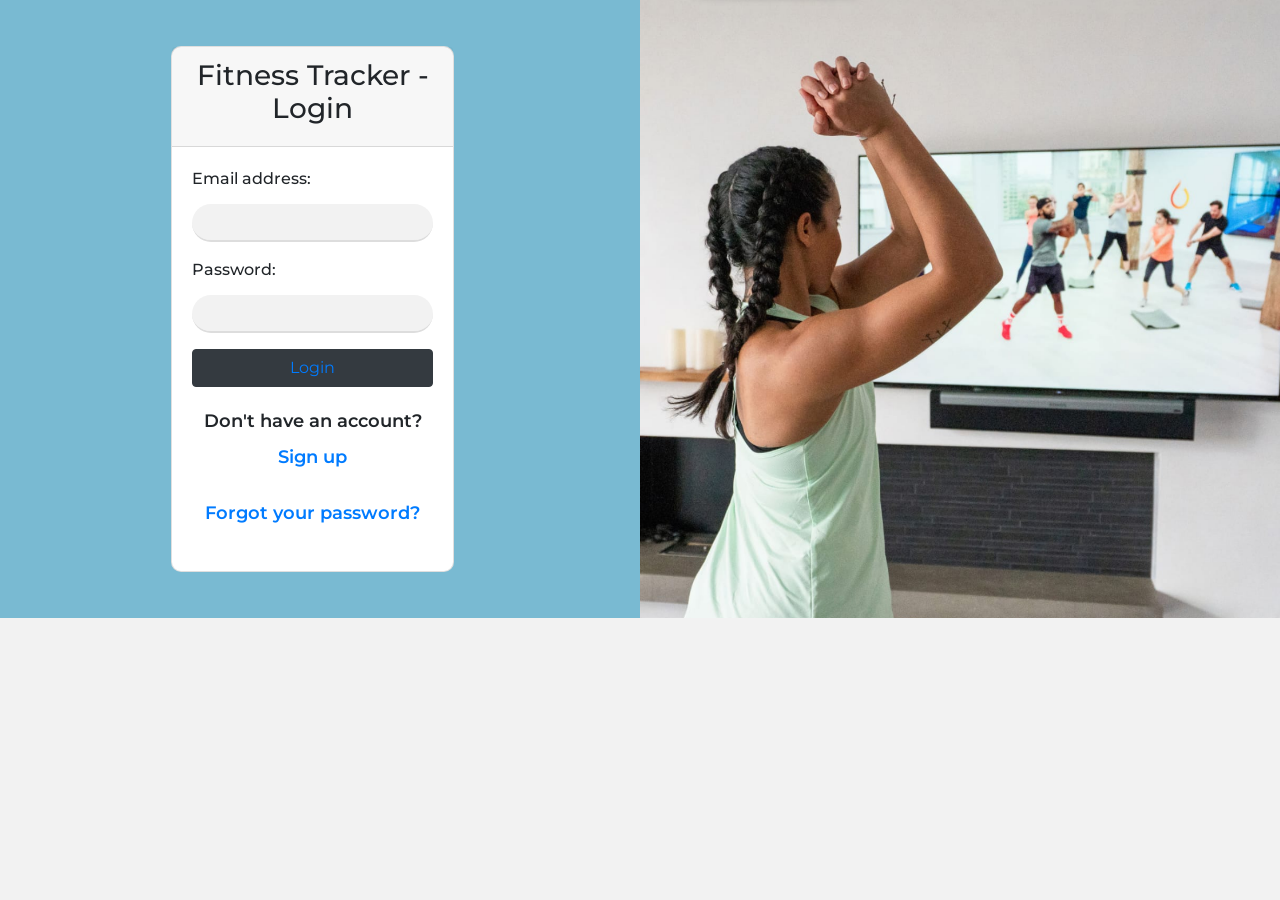
<file: login-page.html>
<!DOCTYPE html>
<html>
<head>
    <meta charset="UTF-8">
    <meta name="viewport" content="width=device-width, initial-scale=1.0">
    <title>Fitness Tracker Login</title>

    <!-- CSS Styles -->

    <link rel="stylesheet" href="https://stackpath.bootstrapcdn.com/bootstrap/4.5.2/css/bootstrap.min.css" integrity="sha384-JcKb8q3iqJ61gNV9KGb8thSsNjpSL0n8PARn9HuZOnIxN0hoP+VmmDGMN5t9UJ0Z" crossorigin="anonymous">
    <link rel="stylesheet" href="css/styles.css">

    <!-- Google Fonts -->
    
    <link rel="preconnect" href="https://fonts.googleapis.com">
    <link rel="preconnect" href="https://fonts.gstatic.com" crossorigin>
    <link href="https://fonts.googleapis.com/css2?family=Montserrat:ital,wght@0,100;0,200;0,300;0,400;0,500;0,600;0,700;0,800;0,900;1,100;1,200;1,300;1,400;1,500;1,600;1,700;1,800;1,900&family=Ubuntu:ital,wght@0,300;0,400;0,500;0,700;1,300;1,400;1,500;1,700&display=swap" rel="stylesheet">
    
</head>
<body>
    <div class="row">
        <div class="col-lg-6 col-md-6 col-sm-6 form-bg-color">
            <div class="container h-100">
                <div class="row h-100 justify-content-center align-items-center">
                  <div class="col-md-6">
                    <div class="card">
                      <div class="card-header text-center">
                        <h3>Fitness Tracker - Login</h3>
                      </div>
                      <div class="card-body">
                        <form>
                          <div class="form-group">
                            <label for="email"><h6>Email address:</h6></label>
                            <input type="email" class="form-control" id="email" required>
                          </div>
                          <div class="form-group">
                            <label for="password"><h6>Password:</h6></label>
                            <input type="password" class="form-control" id="password" required>
                          </div>
                          <button type="submit" class="btn btn-dark btn-block"> <a href="home.html">Login</a></button>
                        </form>
                        <p class="text-center mt-3">
                          Don't have an account? <a href="signup-page.html">Sign up</a>
                        </p>
                        <p class="text-center">
                          <a href="#">Forgot your password?</a>
                        </p>
                      </div>
                    </div>
                  </div>
                </div>
            </div>
        </div>
        <div class="col-lg-6 col-md-6 col-sm-6 form-img">
            <img src="images/little-girl.png" alt="little-girl" width="100%">
        </div>
    </div>
</file>
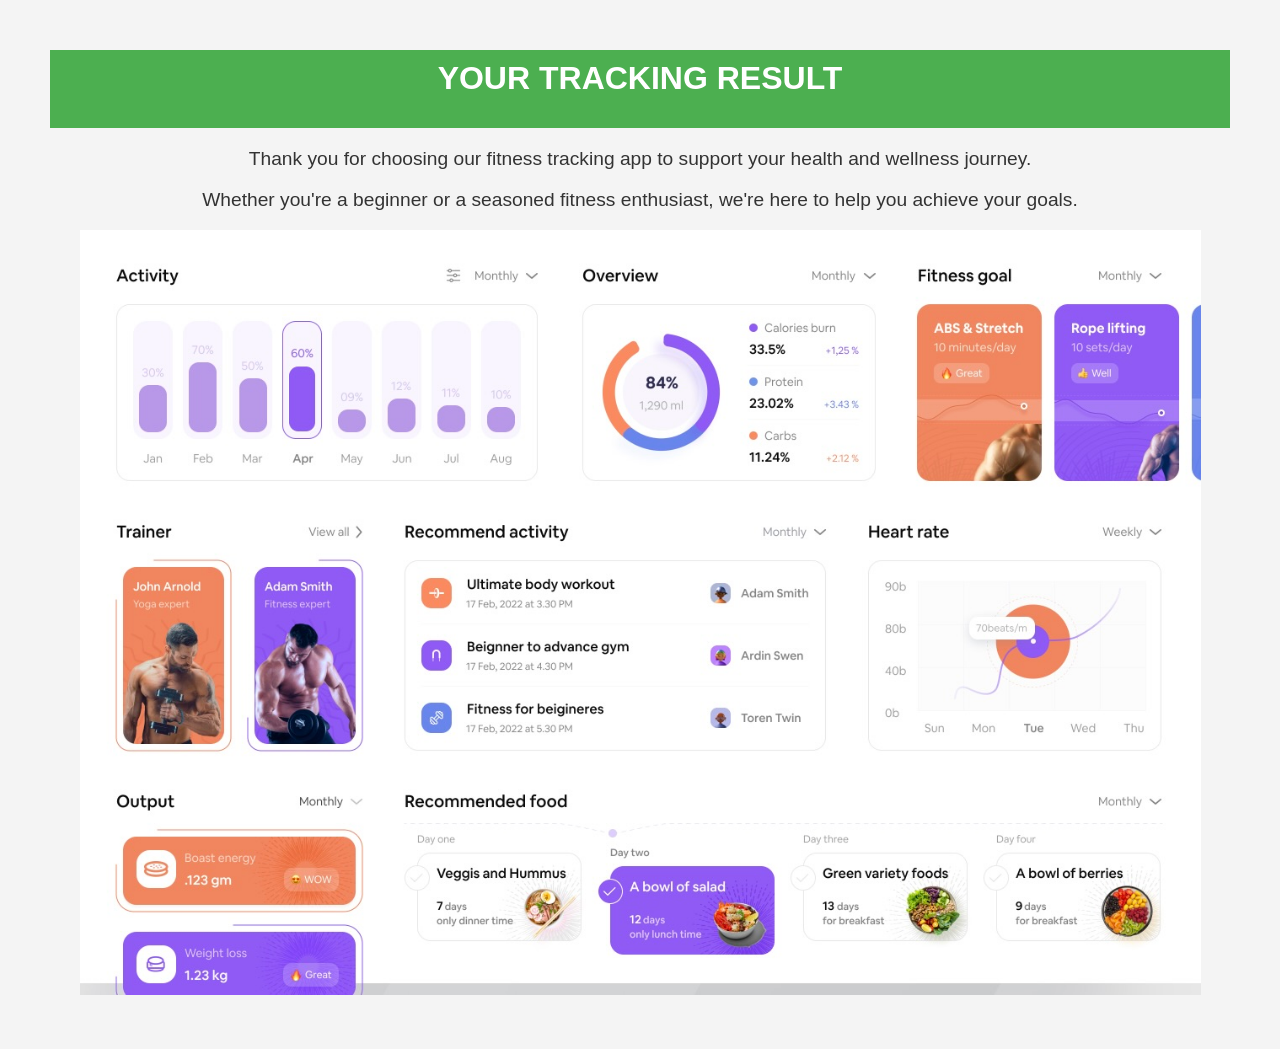
<file: out.html>
<!DOCTYPE html>
<html lang="en">
<head>
    <meta charset="UTF-8">
    <meta http-equiv="X-UA-Compatible" content="IE=edge">
    <meta name="viewport" content="width=device-width, initial-scale=1.0">
    <title>Welcome to Fitness Tracking App</title>
    <style>
        body {
            font-family: Arial, sans-serif;
            background-color: #f4f4f4;
            text-align: center;
            margin: 50px;
        }

        header {
            background-color: #4CAF50;
            color: white;
            padding: 10px;
        }

        h1 {
            margin-top: 0;
        }

        p {
            font-size: 1.2em;
            color: #333;
        }

        .app-logo {
            max-width: 95%;
            margin-top: 0%;
            
        }
    </style>
</head>
<body>
    <header>
        <h1>YOUR TRACKING RESULT</h1>
    </header>
    
    <main>
        <p>Thank you for choosing our fitness tracking app to support your health and wellness journey.</p>
        <p>Whether you're a beginner or a seasoned fitness enthusiast, we're here to help you achieve your goals.</p>
        <img src="images/gym11.jpeg" alt="App Logo" class="app-logo">
    </main>

    
</body>
</html>
</file>
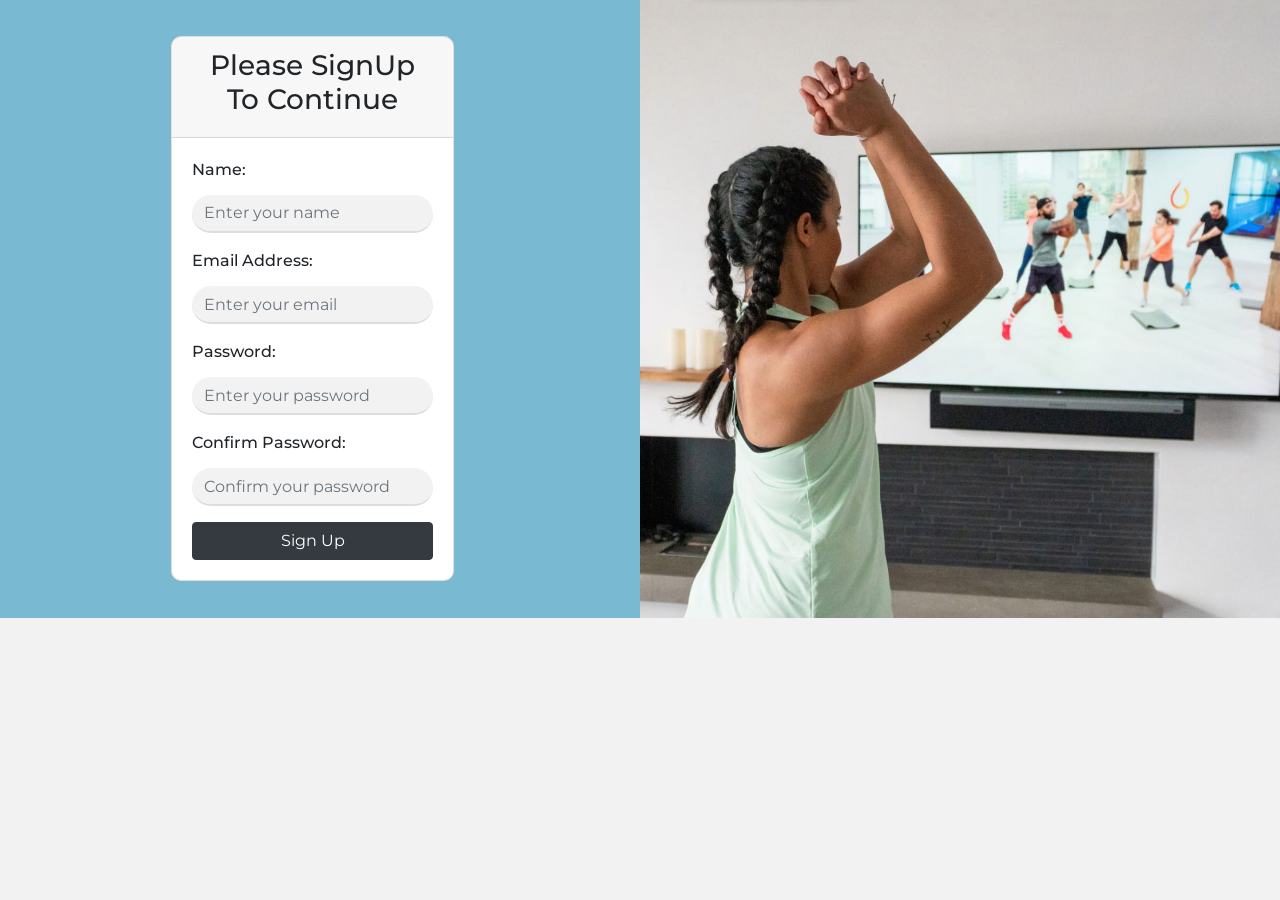
<file: signup-page.html>
<!DOCTYPE html>
<html>

<head>
    <meta charset="UTF-8">
    <meta name="viewport" content="width=device-width, initial-scale=1.0">
    <title>Sign Up</title>
    
    <!-- CSS Styles -->

    <link rel="stylesheet" href="https://stackpath.bootstrapcdn.com/bootstrap/4.5.2/css/bootstrap.min.css" integrity="sha384-JcKb8q3iqJ61gNV9KGb8thSsNjpSL0n8PARn9HuZOnIxN0hoP+VmmDGMN5t9UJ0Z" crossorigin="anonymous">
    <link rel="stylesheet" href="css/styles.css">

    <!-- Google Fonts -->
    
    <link rel="preconnect" href="https://fonts.googleapis.com">
    <link rel="preconnect" href="https://fonts.gstatic.com" crossorigin>
    <link href="https://fonts.googleapis.com/css2?family=Montserrat:ital,wght@0,100;0,200;0,300;0,400;0,500;0,600;0,700;0,800;0,900;1,100;1,200;1,300;1,400;1,500;1,600;1,700;1,800;1,900&family=Ubuntu:ital,wght@0,300;0,400;0,500;0,700;1,300;1,400;1,500;1,700&display=swap" rel="stylesheet">
    
</head>

<body>
    <div class="row">
        <div class="col-lg-6 col-md-6 col-sm-6 form-bg-color">
            <div class="container h-100 center-content">
                <div class="row h-100 justify-content-center align-items-center">
                    <div class="col-md-6">
                        <div class="card">
                            <div class="card-header text-center">
                                <h3>Please SignUp To Continue</h3>
                            </div>
                            <div class="card-body">
                                <form>
                                    <div class="form-group">
                                        <label for="name"><h6>Name:</h6></label>
                                        <input type="text" class="form-control" id="name" placeholder="Enter your name">
                                    </div>
                                    <div class="form-group">
                                        <label for="email"><h6>Email Address:</h6></label>
                                        <input type="email" class="form-control" id="email" placeholder="Enter your email">
                                    </div>
                                    <div class="form-group">
                                        <label for="password"><h6>Password:</h6></label>
                                        <input type="password" class="form-control" id="password"
                                            placeholder="Enter your password">
                                    </div>
                                    <div class="form-group">
                                        <label for="confirm_password"><h6>Confirm Password:</h6></label>
                                        <input type="password" class="form-control" id="confirm_password"
                                            placeholder="Confirm your password">
                                    </div>
                                    <button type="submit" class="btn btn-dark btn-block">Sign Up</button>
                                </form>
                            </div>
                        </div>
                    </div>
                </div>
            </div>
        </div>
        <div class="col-lg-6 col-md-6 col-sm-6 form-img">
            <img src="images/little-girl.png" alt="little-girl" width="100%">
        </div>
    </div>
</body>

</html>
</file>
<file: css/styles.css>
body {
  background-color: #f2f2f2;
  font-family: 'Montserrat' , sans-serif;
}

h1 {
  font-size: 36px;
  font-weight: 900;
  margin-bottom: 20px;
}

p {
  font-size: 18px;
  margin-bottom: 20px;
  line-height: 2;
  font-weight: 600;
}

#title {
  background-color: #79bad2;
}

.container-fluid {
  padding: 3% 15% 7%;
}

.button {
  margin: 0 10px;
}

.title-justification {
  margin: 100px 0;
}

.title-heading {
  color: #f2f2f2;
  line-height: 1.5;
  font-size: 2.5rem;
}

.title-para {
  color: #f2f2f2;
  line-height: 1.5;
  font-weight: 500;
}

.girl-image {
  width: 80%;
  margin: 20px 0 0;
  border-radius: 20px;
}

.fitness-images {
  margin: 40px 0;
}

/* Home section */

#home {
  text-align: center;
}

.home-heading {
  font-weight: 800;
  font-size: 3rem;
  line-height: 1.5; 
}

.home-para {
  padding: 3% 15% 7%;
}

.navbar-brand {
    font-family: 'Ubuntu', sans-serif;
    font-size: 2.5rem;
}
.lead {
  font-size: 24px;
  font-weight: 700;
}
.card {
  border-radius: 10px;
  
}

/* SignUp & Login Form */

.card-header {
  border-top-left-radius: 10px;
  border-top-right-radius: 10px;
}

.form-control {
  border-radius: 20px;
  box-shadow: none;
  border: none;
  border-bottom: 2px solid #ddd;
  background-color: #f2f2f2;
}

.form-control:focus {
  border-bottom: 2px solid #00a6ff;
  box-shadow: none;
  background-color: #f2f2f2;
}

.form-bg-color {
  background-color: #79bad2;
}

.form-img {
  padding: 0;
}

.quotes {
    margin-top: 150px;
    color: #fff;
}

.white-section {
  text-align: center;
}

/* Pricing section */

#pricing {
  padding: 3% 15% 7%;
}

.pricing-heading {
  font-weight: 800;
  font-size: 3rem;
  line-height: 1.5;
}
.pricing-text {
  font-weight: 800;
  font-size: 1.5rem;
}

.pricing-info {
  font-weight: 700;
  margin: 50px 0;
}

/* footer */

#footer {
  padding: 7% 15%;
  background-color: #79bad2;
}
.fa-icons {
  margin: 20px 15px;
  color: #f2f2f2;
}

.fa-icons:hover {
  color: black;
}

.copyright-info {
  color: #f2f2f2;
}
</file>
